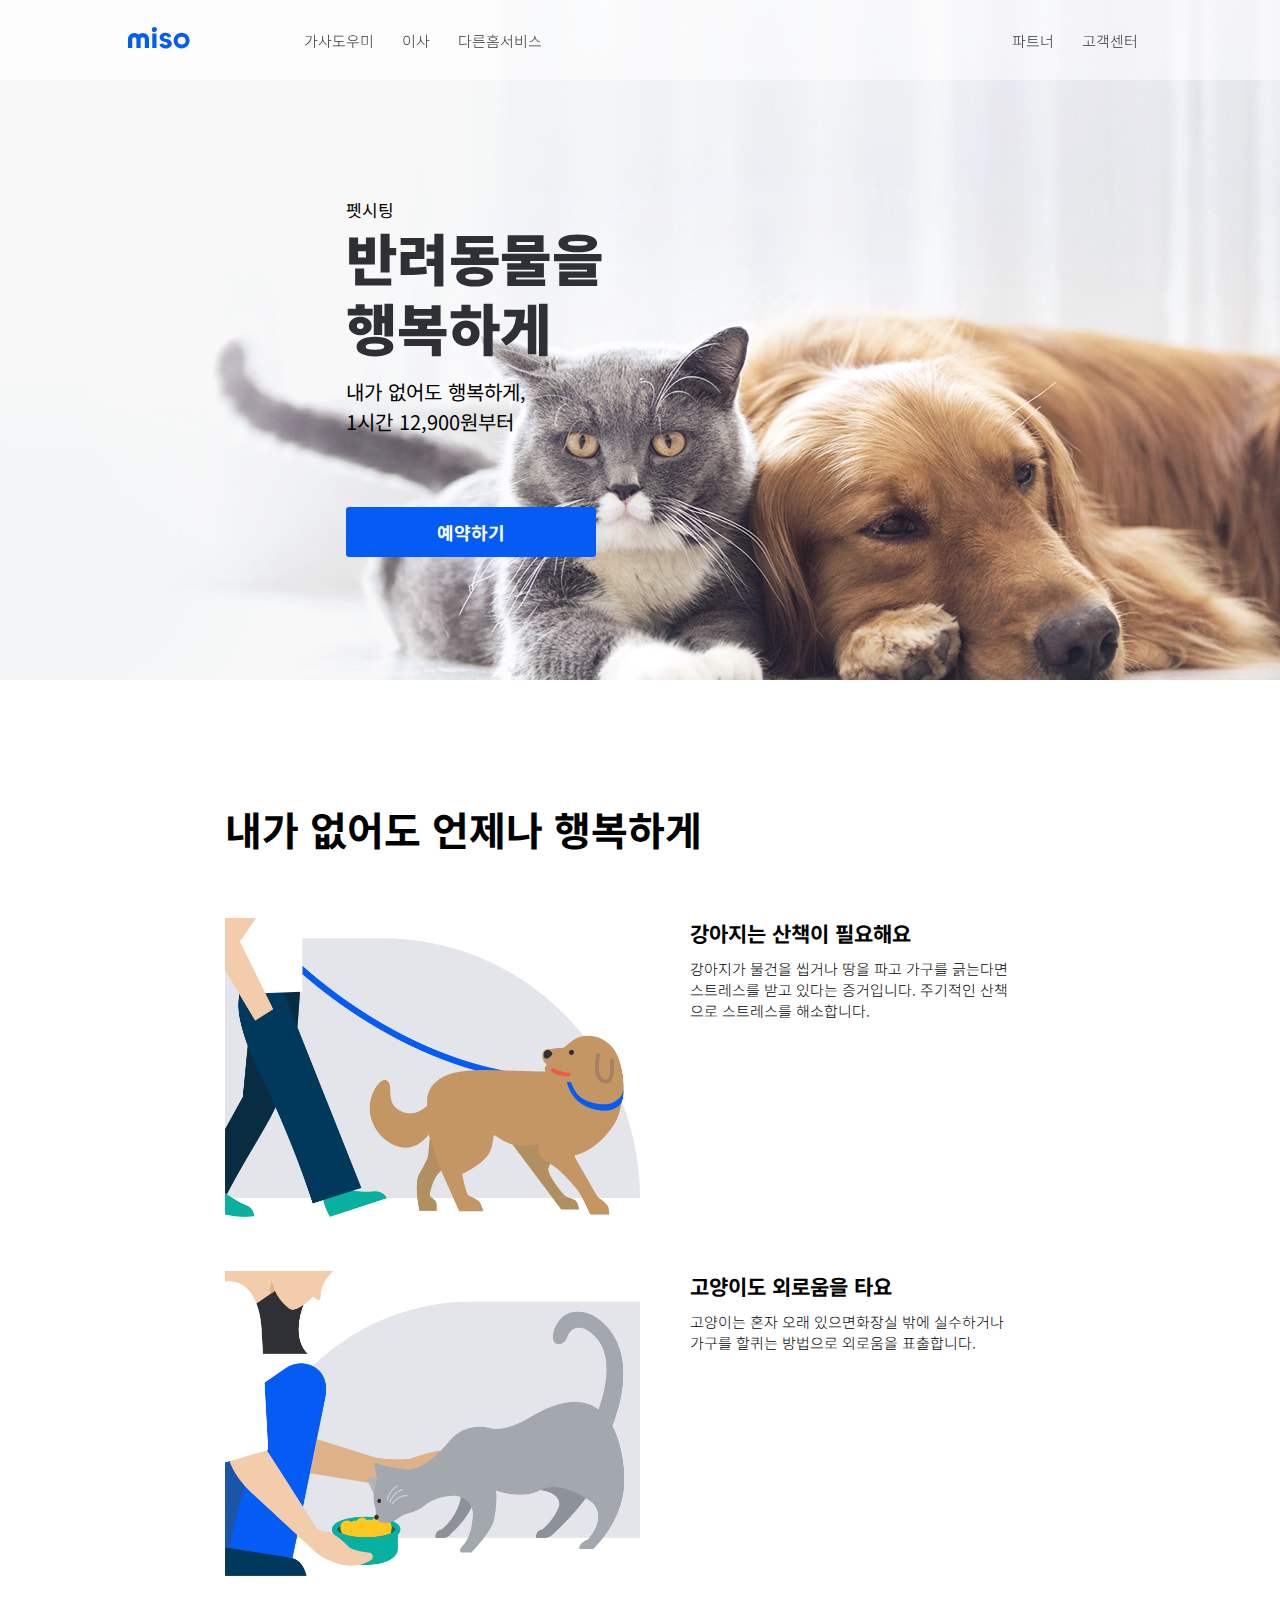
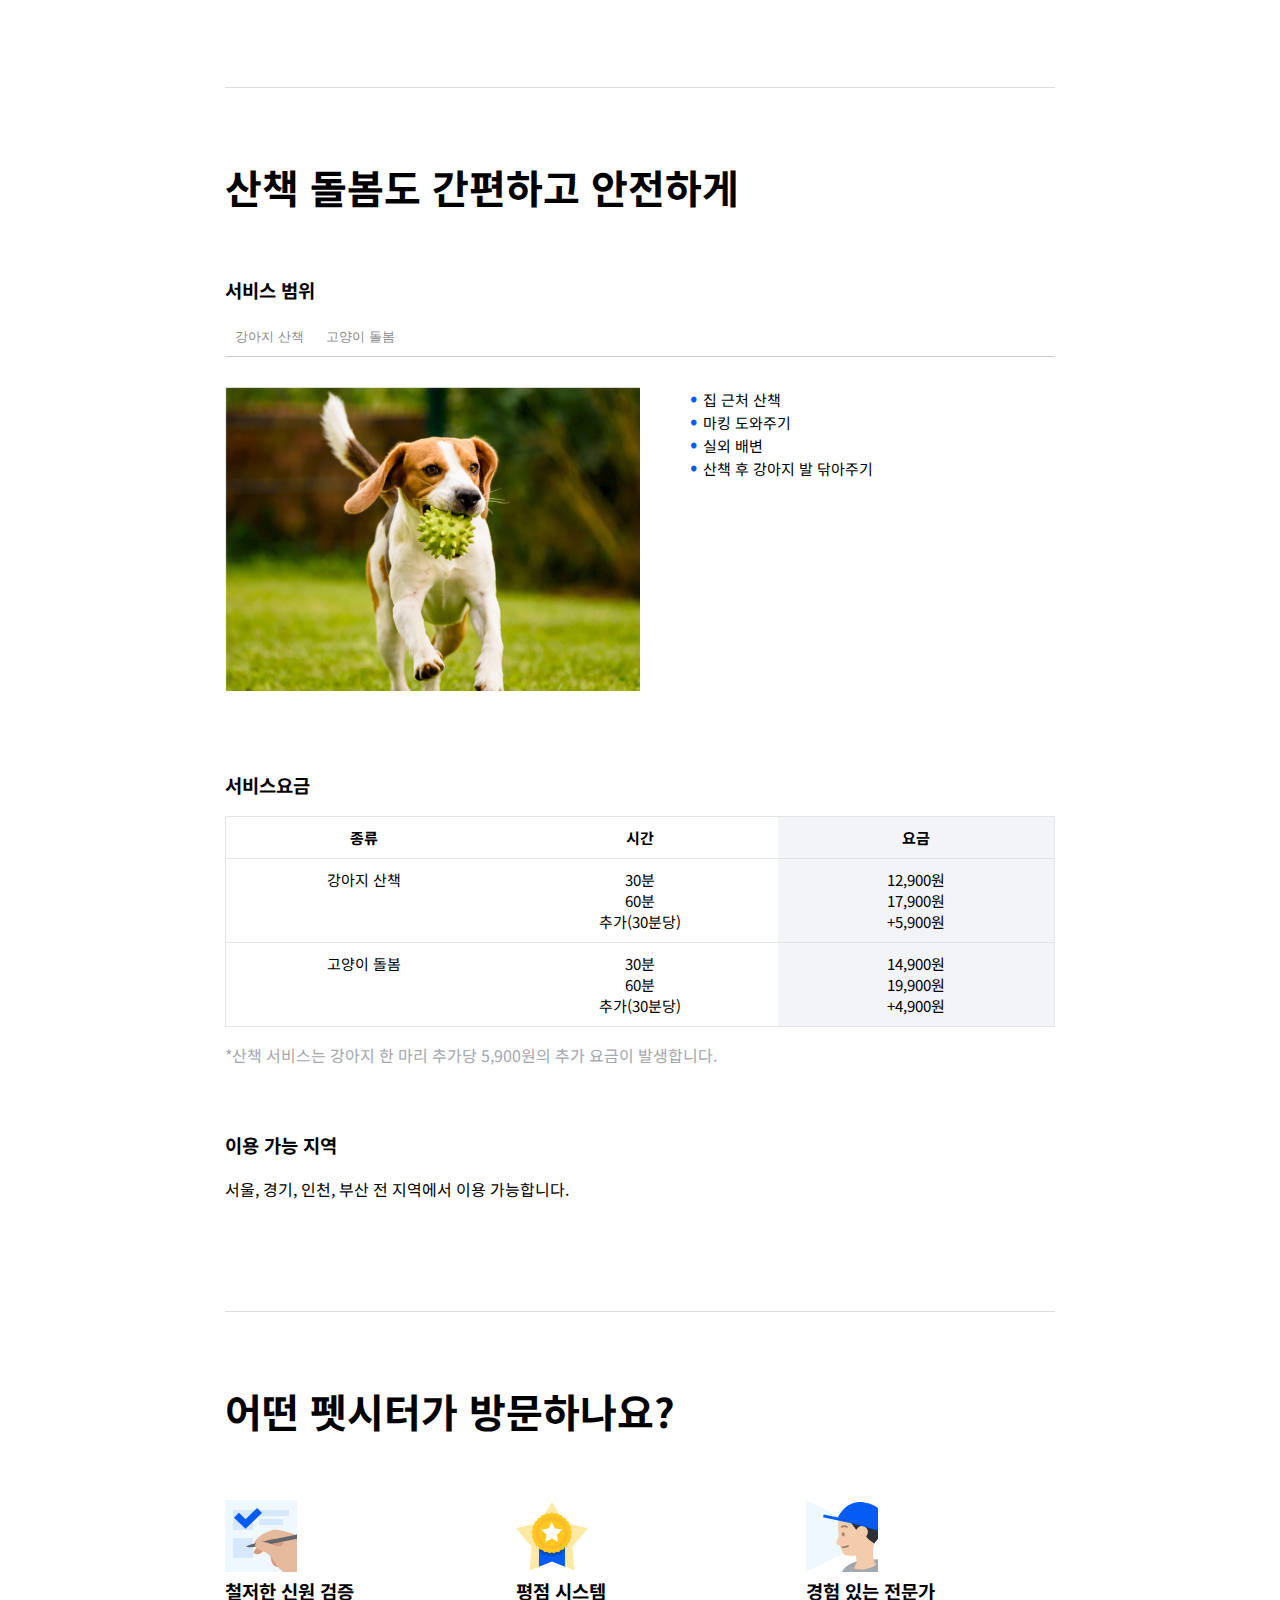
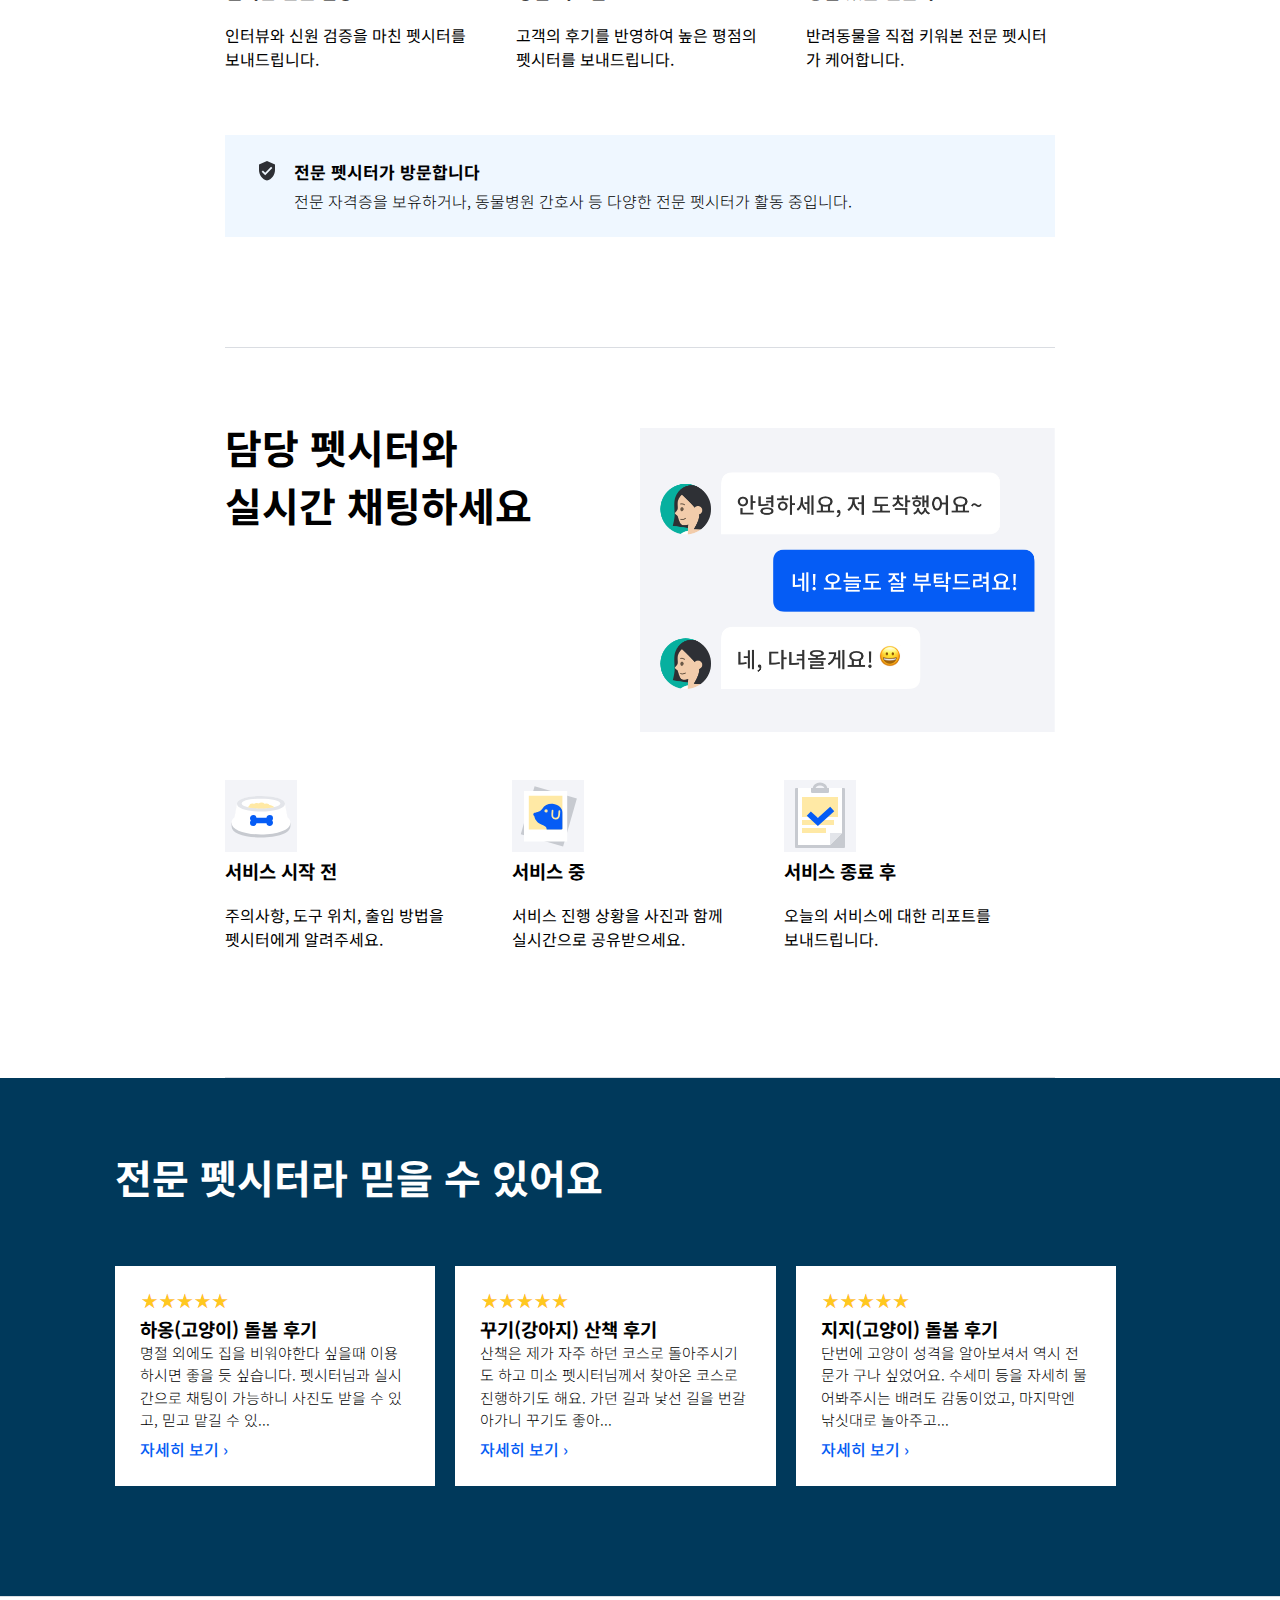
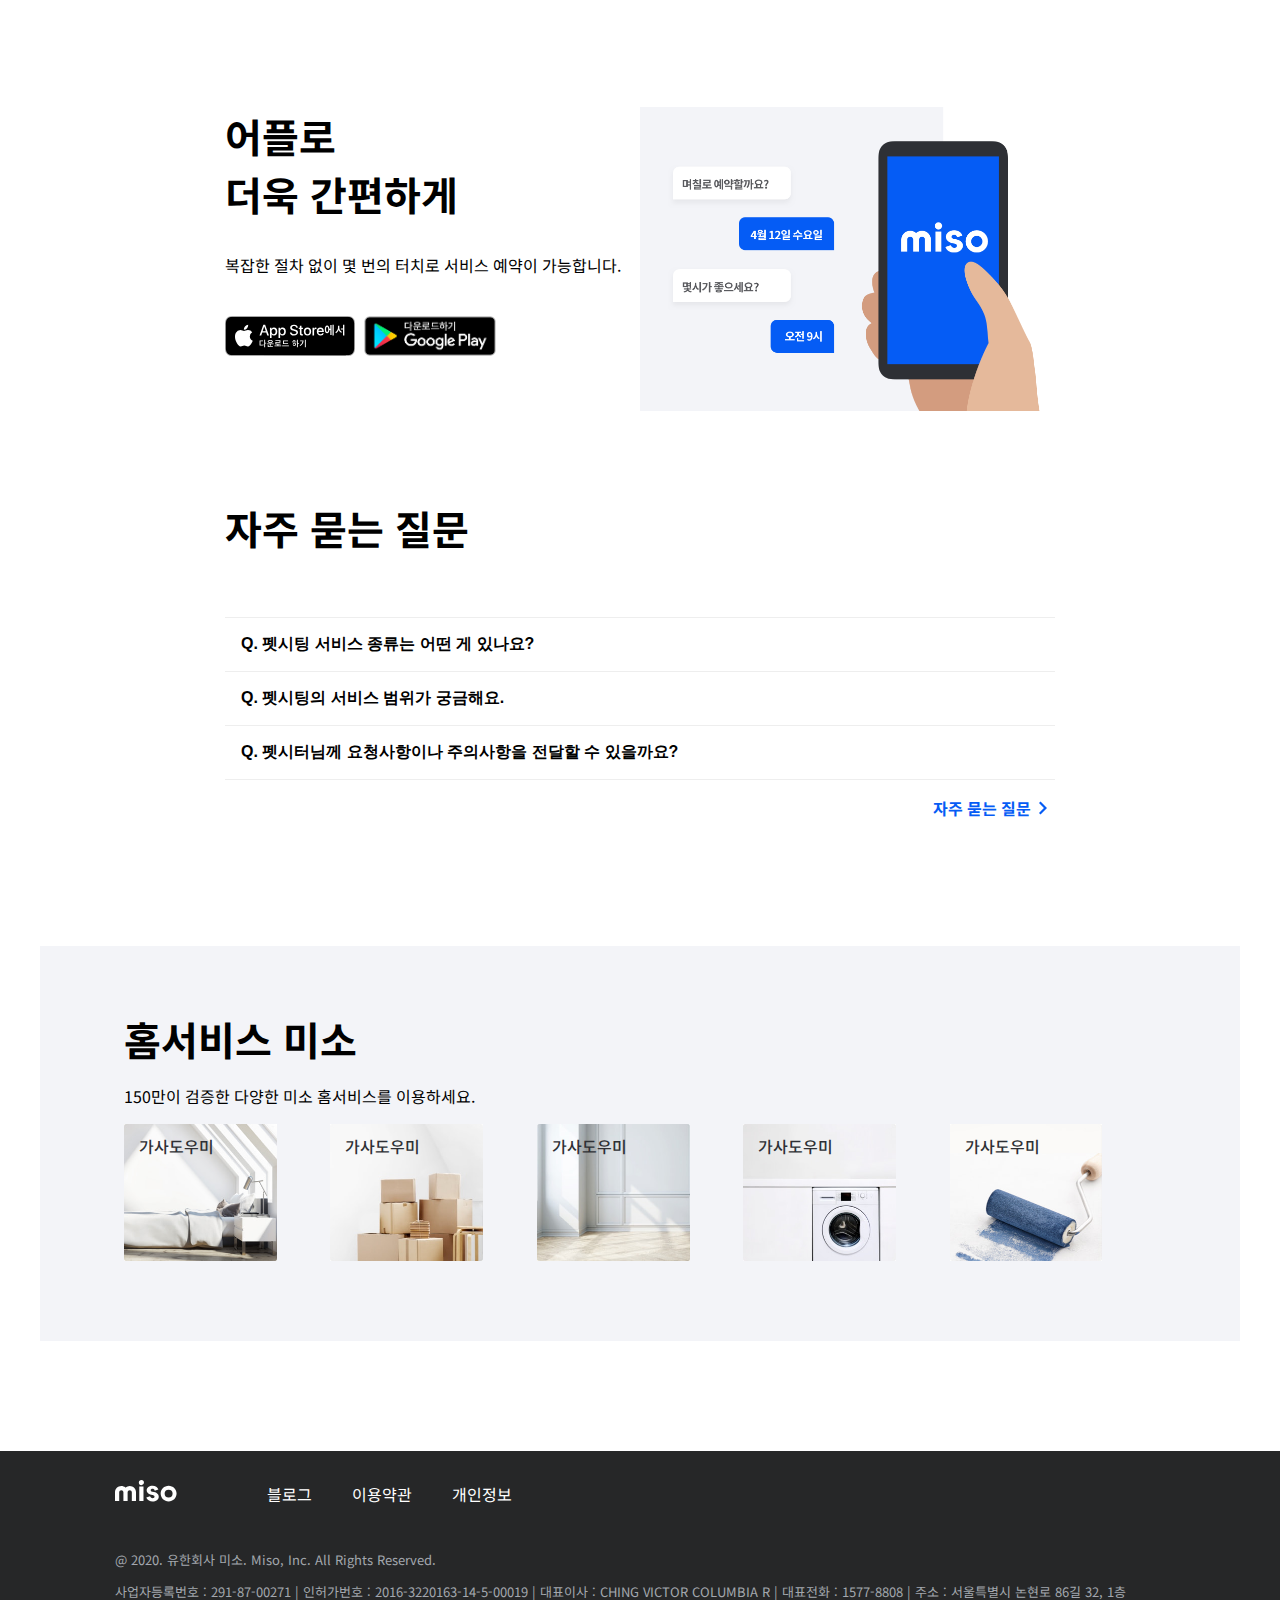
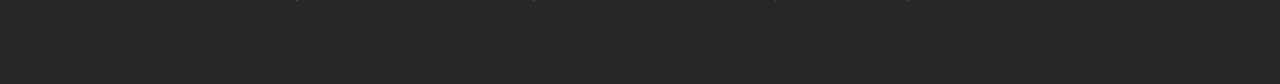
<file: index.html>
<!DOCTYPE html>
<html lang="ko">
<head>
    <meta charset="UTF-8">
    <meta name="viewport" content="width=device-width, initial-scale=1.0">
    <meta http-equiv="X-UA-Compatible" content="ie=edge">
    <title>펫</title>
    <link href="https://fonts.googleapis.com/css?family=Noto+Sans+KR:300,400,500,700,900&display=swap&subset=korean" rel="stylesheet">
    <link rel="stylesheet" href="./css/sub_pet.css">
    <script src="//code.jquery.com/jquery-3.3.1.min.js"></script>
</head>
<body>
    <div id="skipnavigation">
        <ul>
            <li><a href="#skip_content">본문 바로가기</a></li>
            <li><a href="#first_menu">주 메뉴 바로가기</a></li>
        </ul>
    </div>
    <div id="wrap">
        <div class="header-area">
            <header>
                <h1 class="header-logo">
                    <a href="#"><svg xmlns="http://www.w3.org/2000/svg" width="62" height="22" viewBox="0 0 62 22"><path fill="#055cf5" fill-rule="evenodd" d="M37.541 5.648c2.782 0 5.212 1.564 5.778 3.719l.026.094-3.594 1.23-.077-.208-.041-.108c-.357-.949-1.12-1.498-2.094-1.505-1.076 0-1.871.622-1.871 1.447 0 .612.427 1.096 1.172 1.369.225.082.48.146.761.187 1.987.26 3.52.797 4.563 1.595.117.09.227.184.332.28.844.776 1.272 1.753 1.272 2.911 0 2.72-2.805 4.93-6.254 4.93-2.64 0-4.978-1.311-5.876-3.24a7.087 7.087 0 0 1-.307-.784l3.67-1.254.183.266c.683.923 1.299 1.628 2.493 1.643h.035c.513 0 .98-.166 1.316-.466a1.43 1.43 0 0 0 .495-1.102c-.01-.531-.453-1.138-1.387-1.413-.2-.06-.421-.104-.667-.128-1.616-.162-3.083-.71-4.13-1.543-.2-.158-.38-.325-.546-.5-.753-.793-1.148-1.739-1.148-2.77 0-2.564 2.645-4.65 5.896-4.65zm16.074-.005c4.393 0 7.967 3.573 7.967 7.966 0 4.392-3.574 7.966-7.967 7.966-4.392 0-7.966-3.574-7.966-7.966 0-4.393 3.574-7.966 7.966-7.966zm-38.896.376c3.48 0 6.31 2.83 6.31 6.31v8.56h-4.21v-8.56c0-1.139-.962-2.1-2.1-2.1-1.137 0-2.1.96-2.1 2.099v8.562H8.41v-8.562c0-1.138-.961-2.1-2.1-2.1-1.138 0-2.1.962-2.1 2.1v8.562H0v-8.562c0-3.479 2.83-6.31 6.31-6.31 1.499 0 2.955.542 4.1 1.525l.104.09.105-.09a6.302 6.302 0 0 1 4.1-1.524zm13.774.538v14.332h-4.21V6.557h4.21zm25.122 3.07a3.986 3.986 0 0 0-3.98 3.982 3.986 3.986 0 0 0 3.98 3.982 3.986 3.986 0 0 0 3.982-3.982 3.986 3.986 0 0 0-3.982-3.981zM26.388 0a2.574 2.574 0 0 1 2.565 2.576c0 1.42-1.15 2.576-2.565 2.576a2.573 2.573 0 0 1-2.565-2.576c0-1.42 1.15-2.576 2.565-2.576z"></path></svg></a>
                </h1>
                <div class="nav-wrap">
                    <nav id="gnb">
                        <ul class="gnb-left">
                            <li id="first_menu">
                                <a href="#">가사도우미</a>                               
                            </li>
                            <li>
                                <a href="#">이사</a>
                            </li>
                            <li>
                                <a href="#">다른홈서비스</a>
                                <ul class="snb">
                                    <li>
                                        <a href="#">이사청소</a>
                                    </li>
                                    <li>
                                        <a href="#">침대&middot;가전청소</a>
                                    </li>
                                    <li>
                                        <a href="#">펫시팅</a>
                                    </li>
                                    <li>
                                        <a href="#">더 많은 서비스</a>
                                    </li>
                                </ul>
                                <!--//snb-->
                            </li>
                        </ul>
                        <ul class="gnb-right">
                            <li>
                                <a href="#">파트너</a>
                            </li>
                            <li>
                                <a href="#">고객센터</a>
                            </li>
                        </ul>
                    </nav>
                    <!--//gnb-->
                </div>
                <!--//nav-wrap-->
            </header>
        </div>
        <!--//header-area-->
        <div class="visual">    
            <div class="visual-text">
                <p>펫시팅</p>
                <strong>    
                    반려동물을<br>
                    행복하게
                </strong>
                <p>
                    내가 없어도 행복하게,<br>
                    1시간 12,900원부터
                </p>
                <p>
                    <a href="#">예약하기</a>
                </p>
            </div>
        </div>
        <!--//visual-->
        <main>
            <section class="walk_lonely_area">
                <h2>내가 없어도 언제나 행복하게</h2>               
                <article>
                    <div class="dog_walk">
                        <img src="./img/pt-2-1@2x.png" alt="강와지와 산책하는 이미지">    
                        <div>
                            <h3>강아지는 산책이 필요해요</h3>
                            <p>강아지가 물건을 씹거나 땅을 파고 가구를 긁는다면 스트레스를 받고 있다는 증거입니다. 주기적인 산책으로 스트레스를 해소합니다.</p>
                        </div>
                    </div>
                    <div class="cat_lonely">
                        <img src="./img/pt-2-2@2x.png" alt="강와지와 산책하는 이미지">    
                        <div>
                            <h3>고양이도 외로움을 타요</h3>
                            <p>고양이는 혼자 오래 있으면화장실 밖에 실수하거나 가구를 할퀴는 방법으로 외로움을 표출합니다.</p>
                        </div>
                    </div>
                </article>
            </section>
            <section class="pet_service_area">
                <h2>산책 돌봄도 간편하고 안전하게</h2>
                <h3>서비스 범위</h3> 
                <article class="dog_position_area board-act">
                    <h3 class="a11yHidden">강아지 서비스 탭</h3>                
                    <div id="skip_content" class="service_tab tab"><button>강아지 산책</button>
                        <div class="dog_service">
                            <img src="./img/walk@2x.jpg" alt="강와지가 공물고 있는 이미지">    
                            <ul>
                                <li>집 근처 산책</li>
                                <li>마킹 도와주기</li>
                                <li>실외 배변</li>
                                <li>산책 후 강아지 발 닦아주기</li>
                            </ul>
                        </div>
                    </div>
                </article>
                <article class="cat_position_area">
                    <h3 class="a11yHidden">고양이 서비스 탭</h3>
                    <div class="service_tab tab"><button>고양이 돌봄</button>
                        <div class="cat_service">                       
                            <img src="./img/stay@2x.jpg" alt="고양이 이미지">    
                            <ul>
                                <li>식사 챙겨주기</li>
                                <li>화장실 청소</li>
                                <li>고양이 놀아주기</li>
                                <li>약 복용 시 투약하기</li>
                            </ul>
                        </div>
                    </div>    
                </article>
                <article class="service_cost">
                <h3>서비스요금</h3>
                <div class="cost_area">
                    <ul class="cost_title">
                        <li>종류</li>
                        <li>시간</li>
                        <li class="bg_color">요금</li>
                    </ul>
                    
                    <ul class="cost_title">
                        <li><span>강아지 산책</span>
                        <li>
                            <span>30분</span>
                            <span>60분</span>
                            <span>추가(30분당)</span>
                        </li>
                        <li>
                            <span>12,900원</span>
                            <span>17,900원</span>
                            <span>+5,900원</span>
                        </li>
                    </ul>
                    <ul class="cost_title">
                        <li><span>고양이 돌봄</span>
                        <li>
                            <span>30분</span>
                            <span>60분</span>
                            <span>추가(30분당)</span>
                        </li>
                        <li>
                            <span>14,900원</span>
                            <span>19,900원</span>
                            <span>+4,900원</span>
                        </li>
                    </ul> 
                 </div>                   
                    <p>*산책 서비스는 강아지 한 마리 추가당 5,900원의 추가 요금이 발생합니다.</p>
                </article>
                <article class="possibility_area">
                    <h3>이용 가능 지역</h3>
                    <p>서울, 경기, 인천, 부산 전 지역에서 이용 가능합니다.</p>
                </article>
            </section>
            <section class="petsitter_area">
                <h2>어떤 펫시터가 방문하나요?</h2>
                <div class="petsitter_flex">
                    <div class="main_identity">
                        <img src="./img/clipboard.svg" alt="검증하는 아이콘">
                        <h3>철저한 신원 검증</h3>
                        <p>인터뷰와 신원 검증을 마친 펫시터를 보내드립니다.</p>
                    </div>
                    <div class="main_grade">
                        <img src="./img/rating.svg" alt="별모양 아이콘">
                        <h3>평점 시스템</h3>
                        <p>고객의 후기를 반영하여 높은 평점의 펫시터를 보내드립니다.</p>
                    </div>
                    <div class="main_specialist">
                        <img src="./img/petsitter.svg" alt="남자사람 아이콘">
                        <h3>경험 있는 전문가</h3>
                        <p>반려동물을 직접 키워본 전문 펫시터가 케어합니다.</p>
                    </div>
                </div>
                <!-- //petsitter_flex -->
                <div class="pet_certification">
                    <h4><span><svg xmlns="http://www.w3.org/2000/svg" width="24" height="24" viewBox="0 0 24 24">
                        <g fill="none" fill-rule="evenodd">
                            <path d="M0 0h24v24H0z"/>
                            <path fill="#2E3035" d="M10.222 16.222l-3.555-3.555 1.253-1.254 2.302 2.294 5.858-5.858 1.253 1.262-7.11 7.111zM12 2L4 5.556v5.333c0 4.933 3.413 9.547 8 10.667 4.587-1.12 8-5.734 8-10.667V5.556L12 2z"/>
                        </g>
                    </svg>
                    </span>전문 펫시터가 방문합니다</h4>
                    <p>전문 자격증을 보유하거나, 동물병원 간호사 등 다양한 전문 펫시터가 활동 중입니다.</p>
                </div>
            </section>
            <section class="petsitter_chatting">
                <div class="chatting_title">
                  <h2>
                      담당 펫시터와 <br>
                      실시간 채팅하세요
                 </h2>  
                  <img src="./img/pt-7-1@2x.png" alt="대화 이미지">
                </div>
                <div class="chatting_three_content">
                    <div class="chatting_before">
                        <img src="./img/pt-icon-1.svg" alt="강아지 밥그릇 아이콘">
                        <h3>서비스 시작 전</h3>
                        <p>주의사항, 도구 위치, 출입 방법을 펫시터에게 알려주세요.</p>
                    </div>
                    <div class="chatting_ing">
                        <img src="./img/pt-icon-2.svg" alt="강아지 아이콘">
                        <h3>서비스 중</h3>
                        <p>서비스 진행 상황을 사진과 함께 실시간으로 공유받으세요.</p>
                    </div>
                    <div class="chatting_after">
                        <img src="./img/pt-icon-3.svg" alt="문서 아이콘">
                        <h3>서비스 종료 후</h3>
                        <p>오늘의 서비스에 대한 리포트를 보내드립니다.</p>
                    </div>
                </div>
            </section>
            <section class="petsitter_trust">
                <h2>전문 펫시터라 믿을 수 있어요</h2>
                <div class="trust_area">
                    <div class="cat_review01">
                        <img src="./img/star.png" alt="별점 다섯개 이미지">
                        <h3>하옹(고양이) 돌봄 후기</h3>
                        <p>명절 외에도 집을 비워야한다 싶을때 이용하시면 좋을 듯 싶습니다. 펫시터님과 실시간으로 채팅이 가능하니 사진도 받을 수 있고, 믿고 맡길 수 있...</p>
                        <a href="#">자세히 보기 &rsaquo;</a>
                    </div>
                    <div class="dog__review">
                        <img src="./img/star.png" alt="별점 다섯개 이미지">
                        <h3>꾸기(강아지) 산책 후기</h3>
                        <p>산책은 제가 자주 하던 코스로 돌아주시기도 하고 미소 펫시터님께서 찾아온 코스로 진행하기도 해요. 가던 길과 낯선 길을 번갈아가니 꾸기도 좋아...</p>
                        <a href="#">자세히 보기 &rsaquo;</a>
                    </div>
                    <div class="cat_review02">
                        <img src="./img/star.png" alt="별점 다섯개 이미지">
                        <h3>지지(고양이) 돌봄 후기</h3>
                        <p>단번에 고양이 성격을 알아보셔서 역시 전문가 구나 싶었어요. 수세미 등을 자세히 물어봐주시는 배려도 감동이었고, 마지막엔 낚싯대로 놀아주고...</p>
                        <a href="#">자세히 보기 &rsaquo;</a>
                    </div>
                </div>
            </section>
            <section class="pet_app">
                <div class="pet_app_content">
                    <h2>
                        어플로 <br>
                        더욱 간편하게
                    </h2>  
                    <p>복잡한 절차 없이 몇 번의 터치로 서비스 예약이 가능합니다.</p>
                    <ul class="store_img">
                        <li class="app_store_img"><a href="#"><img src="./img/apple-store-badge.svg" alt=""></a></li>
                        <li class="google_store_img"><a href="#"><img src="./img/google-play-badge.png" alt=""></a></li>
                    </ul>
                </div>
                <img class="pet_app_custommer" src="./img/main-4-2@2x.png" alt="고객과 대화하는 이미지">
            </section>
            <section class="service_toggle">
                <h2>자주 묻는 질문</h2>  
                <article>
                    <h3 class="a11yHidden">펫시팅 서비스 종류 질문</h3>
                    <button class="toggle_btn">Q. 펫시팅 서비스 종류는 어떤 게 있나요?</button>
                    <div class="toggle_show">
                       <p>시간이 부족하거나 집을 비워야 하는 고객님 대신 소중한 반려동물을 안전하게 돌봐드립니다.</p>
                       <ul>
                           <li>- 강아지 산책 : 30분 또는 60분 단위로 예약 가능하며, 매주 1회 혹은 정기 서비스가 가능합니다.</li>
                           <li>- 고양이 돌봄 : 30분 또는 60분 단위로 예약 가능하며 예약 시간 동안 고객 집에서 반려동물을 돌봐드립니다.</li>
                       </ul> 
                    </div>
                </article>
                <article>
                    <h3 class="a11yHidden">서비스 범위 질문</h3>
                    <button class="toggle_btn">Q. 펫시팅의 서비스 범위가 궁금해요.</button>
                    <div class="toggle_show">
                       <p>펫시팅 범위는 아래와 같습니다.</p>
                       <ul>
                            <li>강아지 산책</li>
                            <li>- 집 근처 산책</li>
                            <li>- 마킹 도와주기</li>
                            <li>- 실외 배변</li>
                            <li>- 산책 후 강아지 발 닦여주기</li>
                       </ul> 
                       <ul>
                            <li>고양이 돌봄</li>
                            <li>- 식사 챙겨주기</li>
                            <li>- 화장실 청소</li>
                            <li>- 고양이 놀아주기</li>
                            <li>- 약 복용 시 투약하기</li>
                        </ul> 
                    </div>
                </article>
                <article>
                    <h3 class="a11yHidden">서비스 요청 및 주의사항 질문</h3>
                    <button class="toggle_btn">Q. 펫시터님께 요청사항이나 주의사항을 전달할 수 있을까요?</button>
                    <div class="toggle_show">
                       <p>서비스 시작 전 요청 사항이나 도구 위치, 기타 주의 사항은 미소 웹 또는 앱 내 실시간 문의를 통해 전달주세요.</p>
                       <p>서비스 시작 시에는 담당 펫시터와 1:1 실시간 채팅을 이용할 수 있습니다.</p> 
                    </div>
                </article>
                <p class="toggle_question_button"><a href="#">자주 묻는 질문<span><img src="./img/brand.svg" alt="오른쪽 화살표 아이콘"></span></a></p>
            </section>            
            <section class="home_service">
                <h2 class="service_heading">홈서비스 미소</h2>
                <p>150만이 검증한 다양한 미소 홈서비스를 이용하세요.</p>
                <ul class="home_service_list">
                    <li><a href="#"><span>가사도우미</span><img src="./img/other-1@2x.jpg" alt="정돈된 침실 이미지"></a></li>
                    <li><a href="#"><span>가사도우미</span><img src="./img/other-2@2x.jpg" alt="이사박스들이 모여있는 이미지"></a></li>
                    <li><a href="#"><span>가사도우미</span><img src="./img/other-3@2x.jpg" alt="햇빛이 비치는 거실 이미지"></a></li>
                    <li><a href="#"><span>가사도우미</span><img src="./img/other-4@2x.jpg" alt="세탁기 이미지"></a></li>
                    <li><a href="#"><span>가사도우미</span><img src="./img/other-6@2x.jpg" alt="페인트 칠하는 이미지"></a></li>
                </ul>
            </section>
        </main>
        <!--//main-->
        <div class="footer-area">
            <footer>
                <div class="footer-list">
                    <div class="footer-logo">
                        <a href="#"><svg xmlns="http://www.w3.org/2000/svg" width="62" height="22" viewBox="0 0 62 22"><path fill="#fff" fill-rule="evenodd" d="M37.541 5.648c2.782 0 5.212 1.564 5.778 3.719l.026.094-3.594 1.23-.077-.208-.041-.108c-.357-.949-1.12-1.498-2.094-1.505-1.076 0-1.871.622-1.871 1.447 0 .612.427 1.096 1.172 1.369.225.082.48.146.761.187 1.987.26 3.52.797 4.563 1.595.117.09.227.184.332.28.844.776 1.272 1.753 1.272 2.911 0 2.72-2.805 4.93-6.254 4.93-2.64 0-4.978-1.311-5.876-3.24a7.087 7.087 0 0 1-.307-.784l3.67-1.254.183.266c.683.923 1.299 1.628 2.493 1.643h.035c.513 0 .98-.166 1.316-.466a1.43 1.43 0 0 0 .495-1.102c-.01-.531-.453-1.138-1.387-1.413-.2-.06-.421-.104-.667-.128-1.616-.162-3.083-.71-4.13-1.543-.2-.158-.38-.325-.546-.5-.753-.793-1.148-1.739-1.148-2.77 0-2.564 2.645-4.65 5.896-4.65zm16.074-.005c4.393 0 7.967 3.573 7.967 7.966 0 4.392-3.574 7.966-7.967 7.966-4.392 0-7.966-3.574-7.966-7.966 0-4.393 3.574-7.966 7.966-7.966zm-38.896.376c3.48 0 6.31 2.83 6.31 6.31v8.56h-4.21v-8.56c0-1.139-.962-2.1-2.1-2.1-1.137 0-2.1.96-2.1 2.099v8.562H8.41v-8.562c0-1.138-.961-2.1-2.1-2.1-1.138 0-2.1.962-2.1 2.1v8.562H0v-8.562c0-3.479 2.83-6.31 6.31-6.31 1.499 0 2.955.542 4.1 1.525l.104.09.105-.09a6.302 6.302 0 0 1 4.1-1.524zm13.774.538v14.332h-4.21V6.557h4.21zm25.122 3.07a3.986 3.986 0 0 0-3.98 3.982 3.986 3.986 0 0 0 3.98 3.982 3.986 3.986 0 0 0 3.982-3.982 3.986 3.986 0 0 0-3.982-3.981zM26.388 0a2.574 2.574 0 0 1 2.565 2.576c0 1.42-1.15 2.576-2.565 2.576a2.573 2.573 0 0 1-2.565-2.576c0-1.42 1.15-2.576 2.565-2.576z"></path></svg></a>
                    </div>
                    <ul>
                        <li><a href="#">블로그</a></li>
                        <li><a href="#">이용약관</a></li>
                        <li><a href="#">개인정보</a></li>
                    </ul>
                </div>
                <div class="footer-content">
                    <p>@ 2020. 유한회사 미소. Miso, Inc. All Rights Reserved.</p>
                    <p>사업자등록번호 : 291-87-00271 &#124; 인허가번호 : 2016-3220163-14-5-00019 &#124; 대표이사 : CHING VICTOR COLUMBIA R &#124; 대표전화 : 1577-8808 &#124; 주소 : 서울특별시 논현로 86길 32, 1층</p>
                </div>    
            </footer>
        </div>
        <!--//footer-area-->
    </div>
    <!--//wrap-->
    <script>
        $(document).ready( function() {
          $( '.toggle_btn' ).click( function() {
              $(this).next('.toggle_show').toggle('slow');
          });
        });
      </script>
      <script>
        var panels = $('.service_tab button')
        var tabs = $('button')
        tabs.click(function(e){
            e.preventDefault();
            panels.removeClass('board-act');
            $(this).parent().addClass('board-act');
        });
    </script>
</body>

</html>
</file>
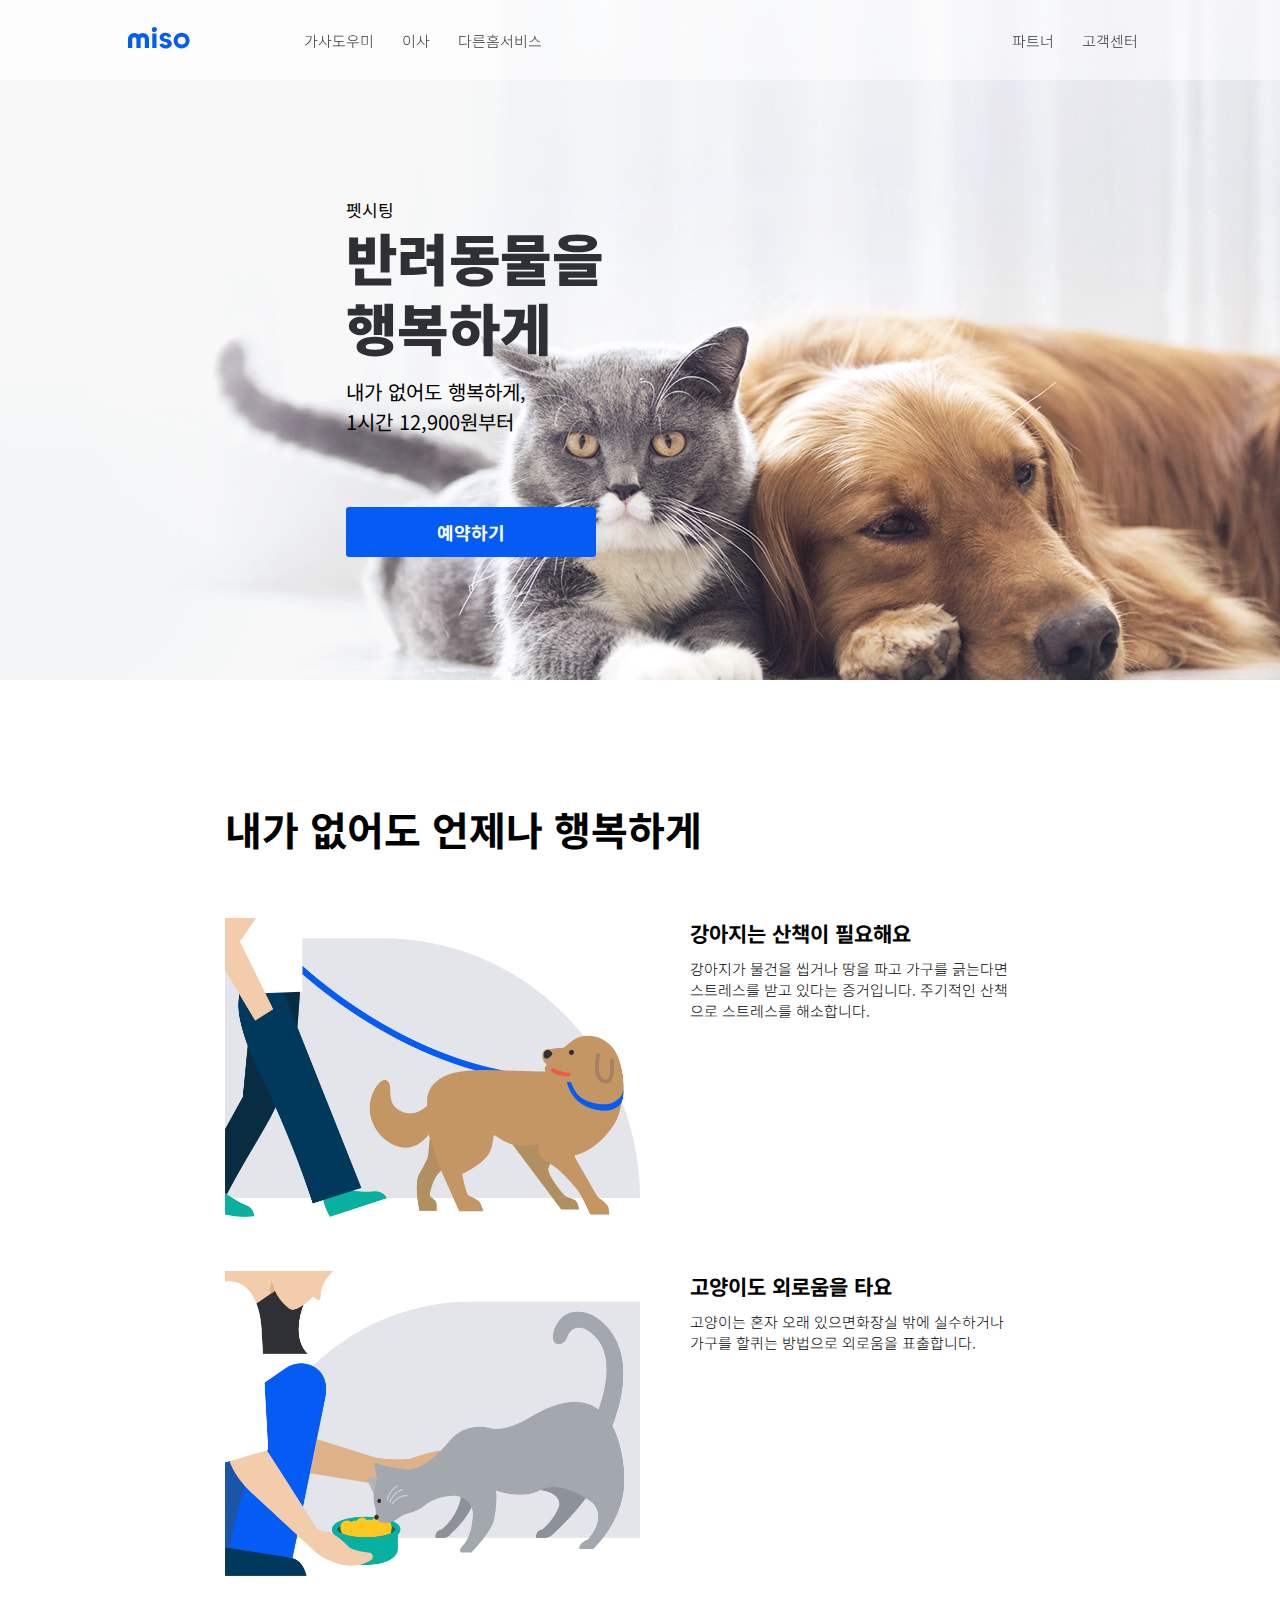
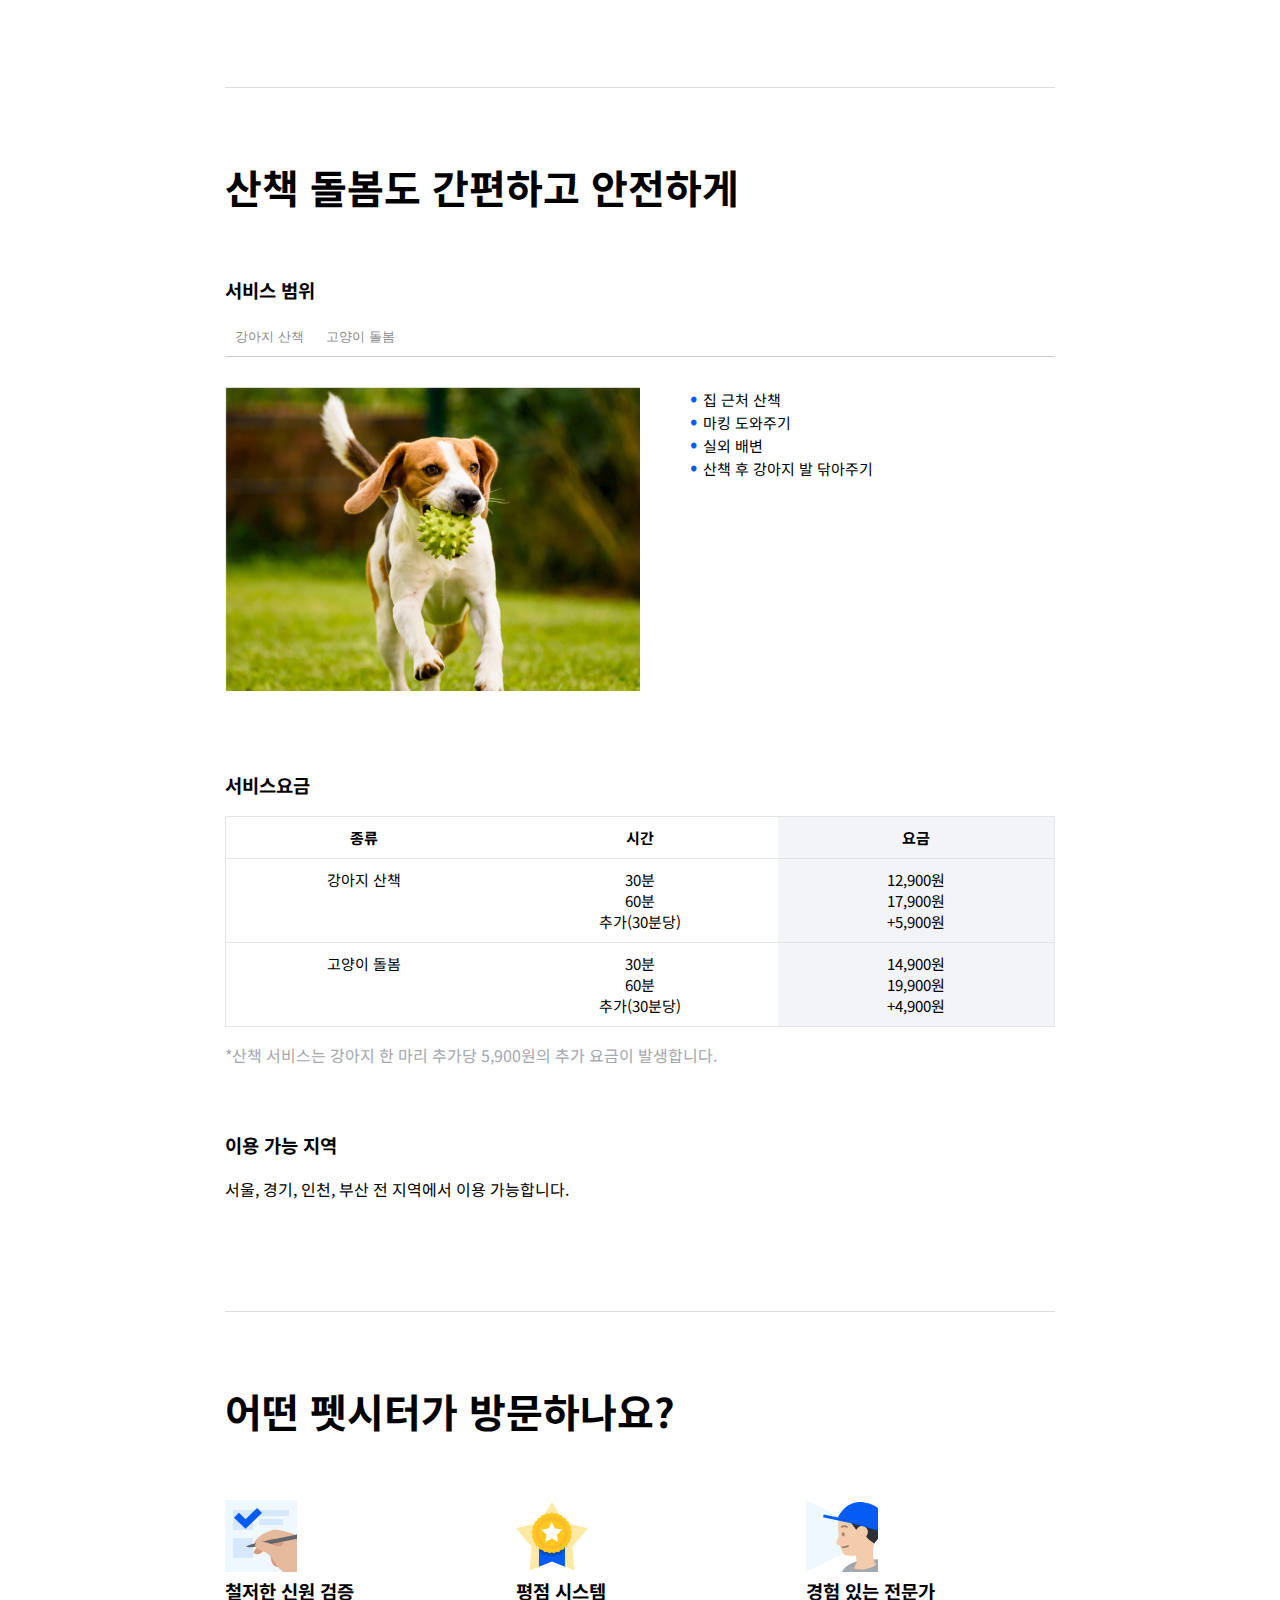
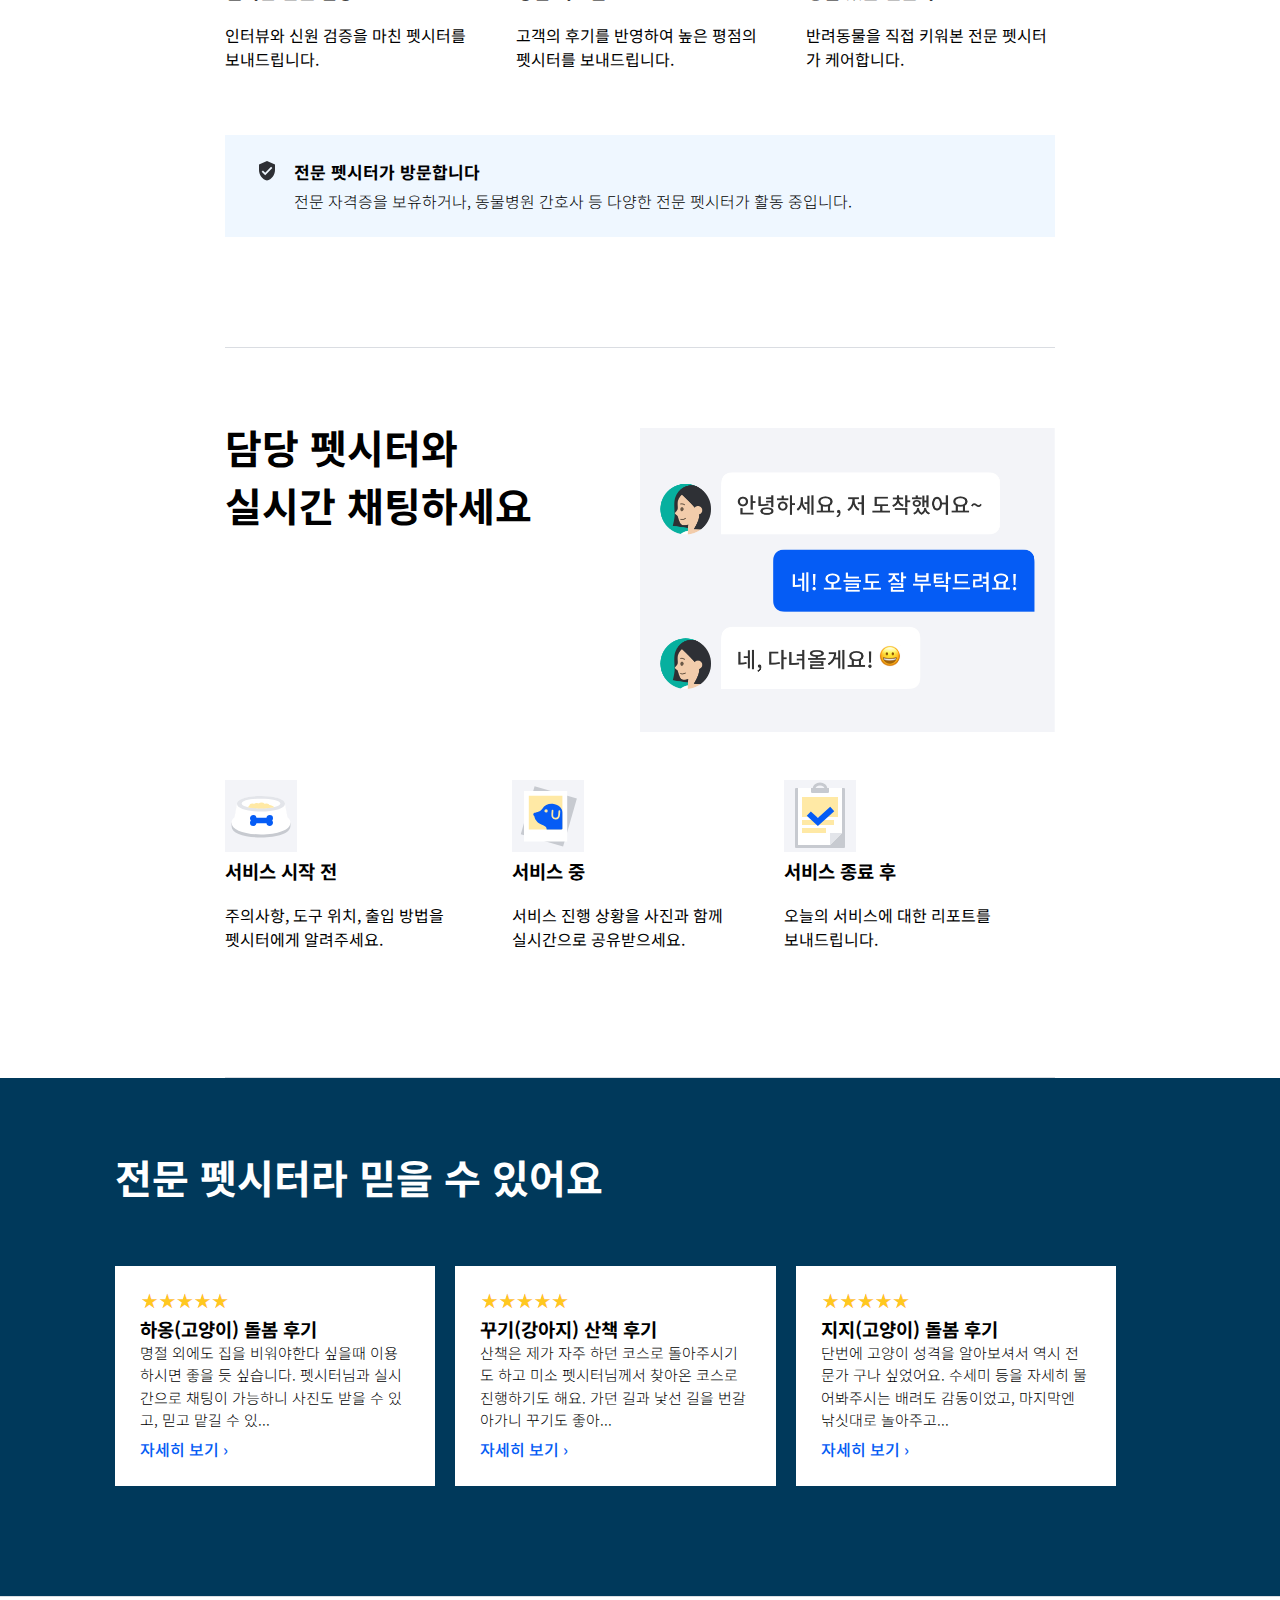
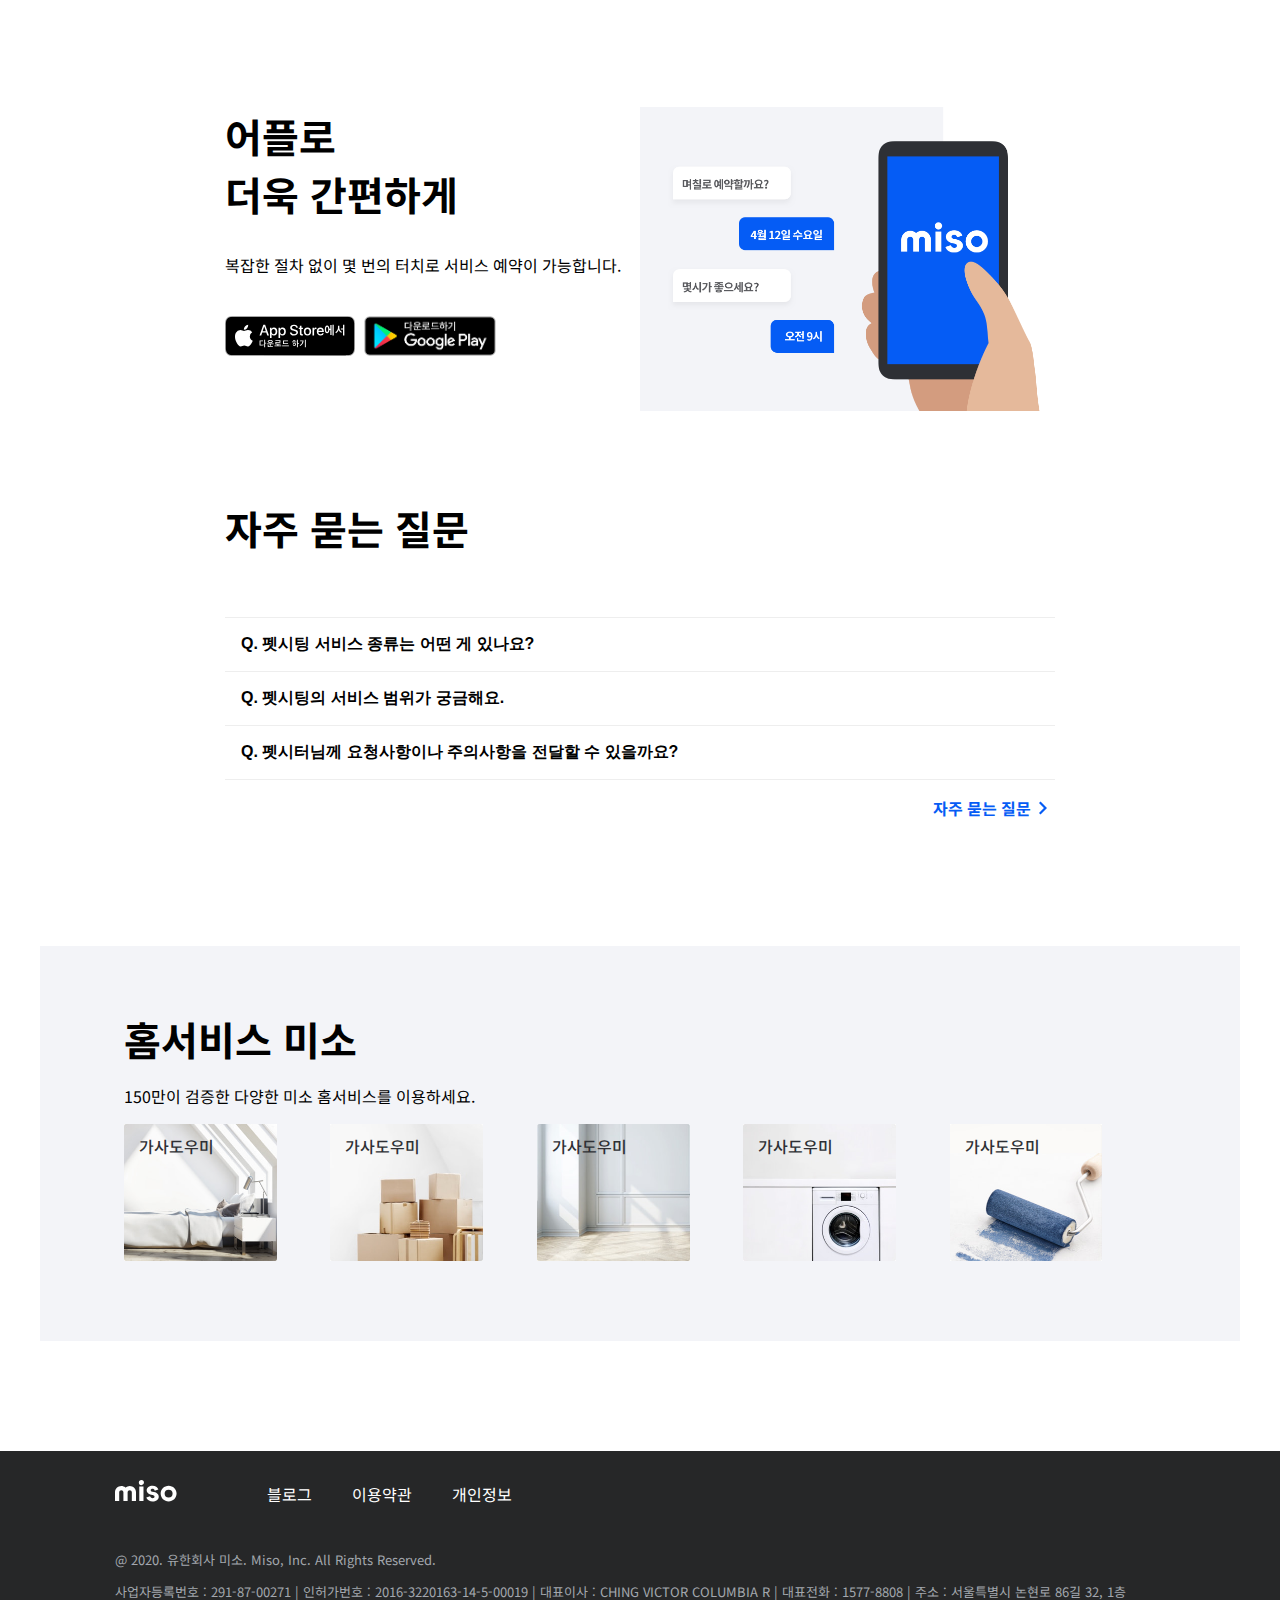
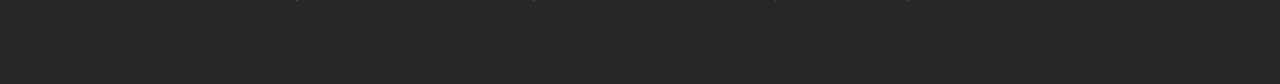
<file: sub_pet.html>
<!DOCTYPE html>
<html lang="ko">
<head>
    <meta charset="UTF-8">
    <meta name="viewport" content="width=device-width, initial-scale=1.0">
    <meta http-equiv="X-UA-Compatible" content="ie=edge">
    <title>펫</title>
    <link href="https://fonts.googleapis.com/css?family=Noto+Sans+KR:300,400,500,700,900&display=swap&subset=korean" rel="stylesheet">
    <link rel="stylesheet" href="./css/sub_pet.css">
    <script src="//code.jquery.com/jquery-3.3.1.min.js"></script>
</head>
<body>
    <div id="wrap">
        <div class="header-area">
            <header>
                <h1 class="header-logo"><a href="#"><svg xmlns="http://www.w3.org/2000/svg" width="62" height="22" viewBox="0 0 62 22"><path fill="#055cf5" fill-rule="evenodd" d="M37.541 5.648c2.782 0 5.212 1.564 5.778 3.719l.026.094-3.594 1.23-.077-.208-.041-.108c-.357-.949-1.12-1.498-2.094-1.505-1.076 0-1.871.622-1.871 1.447 0 .612.427 1.096 1.172 1.369.225.082.48.146.761.187 1.987.26 3.52.797 4.563 1.595.117.09.227.184.332.28.844.776 1.272 1.753 1.272 2.911 0 2.72-2.805 4.93-6.254 4.93-2.64 0-4.978-1.311-5.876-3.24a7.087 7.087 0 0 1-.307-.784l3.67-1.254.183.266c.683.923 1.299 1.628 2.493 1.643h.035c.513 0 .98-.166 1.316-.466a1.43 1.43 0 0 0 .495-1.102c-.01-.531-.453-1.138-1.387-1.413-.2-.06-.421-.104-.667-.128-1.616-.162-3.083-.71-4.13-1.543-.2-.158-.38-.325-.546-.5-.753-.793-1.148-1.739-1.148-2.77 0-2.564 2.645-4.65 5.896-4.65zm16.074-.005c4.393 0 7.967 3.573 7.967 7.966 0 4.392-3.574 7.966-7.967 7.966-4.392 0-7.966-3.574-7.966-7.966 0-4.393 3.574-7.966 7.966-7.966zm-38.896.376c3.48 0 6.31 2.83 6.31 6.31v8.56h-4.21v-8.56c0-1.139-.962-2.1-2.1-2.1-1.137 0-2.1.96-2.1 2.099v8.562H8.41v-8.562c0-1.138-.961-2.1-2.1-2.1-1.138 0-2.1.962-2.1 2.1v8.562H0v-8.562c0-3.479 2.83-6.31 6.31-6.31 1.499 0 2.955.542 4.1 1.525l.104.09.105-.09a6.302 6.302 0 0 1 4.1-1.524zm13.774.538v14.332h-4.21V6.557h4.21zm25.122 3.07a3.986 3.986 0 0 0-3.98 3.982 3.986 3.986 0 0 0 3.98 3.982 3.986 3.986 0 0 0 3.982-3.982 3.986 3.986 0 0 0-3.982-3.981zM26.388 0a2.574 2.574 0 0 1 2.565 2.576c0 1.42-1.15 2.576-2.565 2.576a2.573 2.573 0 0 1-2.565-2.576c0-1.42 1.15-2.576 2.565-2.576z"></path></svg></a></h1>
                <div class="nav-wrap">
                    <nav id="gnb">
                        <ul class="gnb-left">
                            <li>
                                <a href="#">가사도우미</a>                               
                            </li>
                            <li>
                                <a href="#">이사</a>
                            </li>
                            <li>
                                <a href="#">다른홈서비스</a>
                                <ul class="snb">
                                    <li>
                                        <a href="#">이사청소</a>
                                    </li>
                                    <li>
                                        <a href="#">침대&middot;가전청소</a>
                                    </li>
                                    <li>
                                        <a href="#">펫시팅</a>
                                    </li>
                                    <li>
                                        <a href="#">더 많은 서비스</a>
                                    </li>
                                </ul>
                                <!--//snb-->
                            </li>
                        </ul>
                        <ul class="gnb-right">
                            <li>
                                <a href="#">파트너</a>
                            </li>
                            <li>
                                <a href="#">고객센터</a>
                            </li>
                        </ul>
                    </nav>
                    <!--//gnb-->
                </div>
                <!--//nav-wrap-->
            </header>
        </div>
        <!--//header-area-->
        <div class="visual">    
            <div class="visual-text">
                <p>펫시팅</p>
                <strong>    
                    반려동물을<br>
                    행복하게
                </strong>
                <p>
                    내가 없어도 행복하게,<br>
                    1시간 12,900원부터
                </p>
                <p>
                    <a href="#">예약하기</a>
                </p>
            </div>
        </div>
        <!--//visual-->
        <main>
            <section class="walk_lonely_area">
                <h2>내가 없어도 언제나 행복하게</h2>               
                <article>
                    <div class="dog_walk">
                        <img src="./img/pt-2-1@2x.png" alt="강와지와 산책하는 이미지">    
                        <div>
                            <h3>강아지는 산책이 필요해요</h3>
                            <p>강아지가 물건을 씹거나 땅을 파고 가구를 긁는다면 스트레스를 받고 있다는 증거입니다. 주기적인 산책으로 스트레스를 해소합니다.</p>
                        </div>
                    </div>
                    <div class="cat_lonely">
                        <img src="./img/pt-2-2@2x.png" alt="강와지와 산책하는 이미지">    
                        <div>
                            <h3>고양이도 외로움을 타요</h3>
                            <p>고양이는 혼자 오래 있으면화장실 밖에 실수하거나 가구를 할퀴는 방법으로 외로움을 표출합니다.</p>
                        </div>
                    </div>
                </article>
            </section>
            <section class="pet_service_area">
                <h2>산책 돌봄도 간편하고 안전하게</h2>
                <h3>서비스 범위</h3> 
                <article class="dog_position_area board-act">
                    <h3 class="a11yHidden">강아지 서비스 탭</h3>                
                    <div class="service_tab tab"><button>강아지 산책</button>
                        <div class="dog_service">
                            <img src="./img/walk@2x.jpg" alt="강와지가 공물고 있는 이미지">    
                            <ul>
                                <li>집 근처 산책</li>
                                <li>마킹 도와주기</li>
                                <li>실외 배변</li>
                                <li>산책 후 강아지 발 닦아주기</li>
                            </ul>
                        </div>
                    </div>
                </article>
                <article class="cat_position_area">
                    <h3 class="a11yHidden">고양이 서비스 탭</h3>
                    <div class="service_tab tab"><button>고양이 돌봄</button>
                        <div class="cat_service">                       
                            <img src="./img/stay@2x.jpg" alt="고양이 이미지">    
                            <ul>
                                <li>식사 챙겨주기</li>
                                <li>화장실 청소</li>
                                <li>고양이 놀아주기</li>
                                <li>약 복용 시 투약하기</li>
                            </ul>
                        </div>
                    </div>    
                </article>
                <article class="service_cost">
                <h3>서비스요금</h3>
                <div class="cost_area">
                    <ul class="cost_title">
                        <li>종류</li>
                        <li>시간</li>
                        <li class="bg_color">요금</li>
                    </ul>
                    
                    <ul class="cost_title">
                        <li><span>강아지 산책</span>
                        <li>
                            <span>30분</span>
                            <span>60분</span>
                            <span>추가(30분당)</span>
                        </li>
                        <li>
                            <span>12,900원</span>
                            <span>17,900원</span>
                            <span>+5,900원</span>
                        </li>
                    </ul>
                    <ul class="cost_title">
                        <li><span>고양이 돌봄</span>
                        <li>
                            <span>30분</span>
                            <span>60분</span>
                            <span>추가(30분당)</span>
                        </li>
                        <li>
                            <span>14,900원</span>
                            <span>19,900원</span>
                            <span>+4,900원</span>
                        </li>
                    </ul> 
                 </div>                   
                    <p>*산책 서비스는 강아지 한 마리 추가당 5,900원의 추가 요금이 발생합니다.</p>

                </article>
                <article class="possibility_area">
                    <h3>이용 가능 지역</h3>
                    <p>서울, 경기, 인천, 부산 전 지역에서 이용 가능합니다.</p>
                </article>
            </section>
            <section class="petsitter_area">
                <h2>어떤 펫시터가 방문하나요?</h2>
                <div class="petsitter_flex">
                    <div class="main_identity">
                        <img src="./img/clipboard.svg" alt="검증하는 아이콘">
                        <h3>철저한 신원 검증</h3>
                        <p>인터뷰와 신원 검증을 마친 펫시터를 보내드립니다.</p>
                    </div>
                    <div class="main_grade">
                        <img src="./img/rating.svg" alt="별모양 아이콘">
                        <h3>평점 시스템</h3>
                        <p>고객의 후기를 반영하여 높은 평점의 펫시터를 보내드립니다.</p>
                    </div>
                    <div class="main_specialist">
                        <img src="./img/petsitter.svg" alt="남자사람 아이콘">
                        <h3>경험 있는 전문가</h3>
                        <p>반려동물을 직접 키워본 전문 펫시터가 케어합니다.</p>
                    </div>
                </div>
                <!-- //petsitter_flex -->
                <div class="pet_certification">
                    <h4><span><svg xmlns="http://www.w3.org/2000/svg" width="24" height="24" viewBox="0 0 24 24">
                        <g fill="none" fill-rule="evenodd">
                            <path d="M0 0h24v24H0z"/>
                            <path fill="#2E3035" d="M10.222 16.222l-3.555-3.555 1.253-1.254 2.302 2.294 5.858-5.858 1.253 1.262-7.11 7.111zM12 2L4 5.556v5.333c0 4.933 3.413 9.547 8 10.667 4.587-1.12 8-5.734 8-10.667V5.556L12 2z"/>
                        </g>
                    </svg>
                    </span>전문 펫시터가 방문합니다</h4>
                    <p>전문 자격증을 보유하거나, 동물병원 간호사 등 다양한 전문 펫시터가 활동 중입니다.</p>
                </div>
            </section>
            <section class="petsitter_chatting">
                <div class="chatting_title">
                  <h2>
                      담당 펫시터와 <br>
                      실시간 채팅하세요
                 </h2>  
                  <img src="./img/pt-7-1@2x.png" alt="대화 이미지">
                </div>
                <div class="chatting_three_content">
                    <div class="chatting_before">
                        <img src="./img/pt-icon-1.svg" alt="강아지 밥그릇 아이콘">
                        <h3>서비스 시작 전</h3>
                        <p>주의사항, 도구 위치, 출입 방법을 펫시터에게 알려주세요.</p>
                    </div>
                    <div class="chatting_ing">
                        <img src="./img/pt-icon-2.svg" alt="강아지 아이콘">
                        <h3>서비스 중</h3>
                        <p>서비스 진행 상황을 사진과 함께 실시간으로 공유받으세요.</p>
                    </div>
                    <div class="chatting_after">
                        <img src="./img/pt-icon-3.svg" alt="문서 아이콘">
                        <h3>서비스 종료 후</h3>
                        <p>오늘의 서비스에 대한 리포트를 보내드립니다.</p>
                    </div>
                </div>
            </section>
            <section class="petsitter_trust">
                <h2>전문 펫시터라 믿을 수 있어요</h2>
                <div class="trust_area">
                    <div class="cat_review01">
                        <img src="./img/star.png" alt="별점 다섯개 이미지">
                        <h3>하옹(고양이) 돌봄 후기</h3>
                        <p>명절 외에도 집을 비워야한다 싶을때 이용하시면 좋을 듯 싶습니다. 펫시터님과 실시간으로 채팅이 가능하니 사진도 받을 수 있고, 믿고 맡길 수 있...</p>
                        <a href="#">자세히 보기 &rsaquo;</a>
                    </div>
                    <div class="dog__review">
                        <img src="./img/star.png" alt="별점 다섯개 이미지">
                        <h3>꾸기(강아지) 산책 후기</h3>
                        <p>산책은 제가 자주 하던 코스로 돌아주시기도 하고 미소 펫시터님께서 찾아온 코스로 진행하기도 해요. 가던 길과 낯선 길을 번갈아가니 꾸기도 좋아...</p>
                        <a href="#">자세히 보기 &rsaquo;</a>
                    </div>
                    <div class="cat_review02">
                        <img src="./img/star.png" alt="별점 다섯개 이미지">
                        <h3>지지(고양이) 돌봄 후기</h3>
                        <p>단번에 고양이 성격을 알아보셔서 역시 전문가 구나 싶었어요. 수세미 등을 자세히 물어봐주시는 배려도 감동이었고, 마지막엔 낚싯대로 놀아주고...</p>
                        <a href="#">자세히 보기 &rsaquo;</a>
                    </div>
                </div>
            </section>
            <section class="pet_app">
                <div class="pet_app_content">
                    <h2>
                        어플로 <br>
                        더욱 간편하게
                    </h2>  
                    <p>복잡한 절차 없이 몇 번의 터치로 서비스 예약이 가능합니다.</p>
                    <ul class="store_img">
                        <li class="app_store_img"><a href="#"><img src="./img/apple-store-badge.svg" alt=""></a></li>
                        <li class="google_store_img"><a href="#"><img src="./img/google-play-badge.png" alt=""></a></li>
                    </ul>
                </div>
                <img class="pet_app_custommer" src="./img/main-4-2@2x.png" alt="고객과 대화하는 이미지">
            </section>
            <section class="service_toggle">
                <h2>자주 묻는 질문</h2>  
                <article>
                    <h3 class="a11yHidden">펫시팅 서비스 종류 질문</h3>
                    <button class="toggle_btn">Q. 펫시팅 서비스 종류는 어떤 게 있나요?</button>
                    <div class="toggle_show">
                       <p>시간이 부족하거나 집을 비워야 하는 고객님 대신 소중한 반려동물을 안전하게 돌봐드립니다.</p>
                       <ul>
                           <li>- 강아지 산책 : 30분 또는 60분 단위로 예약 가능하며, 매주 1회 혹은 정기 서비스가 가능합니다.</li>
                           <li>- 고양이 돌봄 : 30분 또는 60분 단위로 예약 가능하며 예약 시간 동안 고객 집에서 반려동물을 돌봐드립니다.</li>
                       </ul> 
                    </div>
                </article>
                <article>
                    <h3 class="a11yHidden">서비스 범위 질문</h3>
                    <button class="toggle_btn">Q. 펫시팅의 서비스 범위가 궁금해요.</button>
                    <div class="toggle_show">
                       <p>펫시팅 범위는 아래와 같습니다.</p>
                       <ul>
                            <li>강아지 산책</li>
                            <li>- 집 근처 산책</li>
                            <li>- 마킹 도와주기</li>
                            <li>- 실외 배변</li>
                            <li>- 산책 후 강아지 발 닦여주기</li>
                       </ul> 
                       <ul>
                            <li>고양이 돌봄</li>
                            <li>- 식사 챙겨주기</li>
                            <li>- 화장실 청소</li>
                            <li>- 고양이 놀아주기</li>
                            <li>- 약 복용 시 투약하기</li>
                        </ul> 
                    </div>
                </article>
                <article>
                    <h3 class="a11yHidden">서비스 요청 및 주의사항 질문</h3>
                    <button class="toggle_btn">Q. 펫시터님께 요청사항이나 주의사항을 전달할 수 있을까요?</button>
                    <div class="toggle_show">
                       <p>서비스 시작 전 요청 사항이나 도구 위치, 기타 주의 사항은 미소 웹 또는 앱 내 실시간 문의를 통해 전달주세요.</p>
                       <p>서비스 시작 시에는 담당 펫시터와 1:1 실시간 채팅을 이용할 수 있습니다.</p> 
                    </div>
                </article>
                <p class="toggle_question_button"><a href="#">자주 묻는 질문<span><img src="./img/brand.svg" alt="오른쪽 화살표 아이콘"></span></a></p>
            </section>            
            <section class="home_service">
                <h2 class="service_heading">홈서비스 미소</h2>
                <p>150만이 검증한 다양한 미소 홈서비스를 이용하세요.</p>
                <ul class="home_service_list">
                    <li><a href="#"><span>가사도우미</span><img src="./img/other-1@2x.jpg" alt="정돈된 침실 이미지"></a></li>
                    <li><a href="#"><span>가사도우미</span><img src="./img/other-2@2x.jpg" alt="이사박스들이 모여있는 이미지"></a></li>
                    <li><a href="#"><span>가사도우미</span><img src="./img/other-3@2x.jpg" alt="햇빛이 비치는 거실 이미지"></a></li>
                    <li><a href="#"><span>가사도우미</span><img src="./img/other-4@2x.jpg" alt="세탁기 이미지"></a></li>
                    <li><a href="#"><span>가사도우미</span><img src="./img/other-6@2x.jpg" alt="페인트 칠하는 이미지"></a></li>
                </ul>
            </section>
        </main>
        <!--//main-->
        <div class="footer-area">
            <footer>
                <div class="footer-list">
                    <div class="footer-logo">
                        <a href="#"><svg xmlns="http://www.w3.org/2000/svg" width="62" height="22" viewBox="0 0 62 22"><path fill="#fff" fill-rule="evenodd" d="M37.541 5.648c2.782 0 5.212 1.564 5.778 3.719l.026.094-3.594 1.23-.077-.208-.041-.108c-.357-.949-1.12-1.498-2.094-1.505-1.076 0-1.871.622-1.871 1.447 0 .612.427 1.096 1.172 1.369.225.082.48.146.761.187 1.987.26 3.52.797 4.563 1.595.117.09.227.184.332.28.844.776 1.272 1.753 1.272 2.911 0 2.72-2.805 4.93-6.254 4.93-2.64 0-4.978-1.311-5.876-3.24a7.087 7.087 0 0 1-.307-.784l3.67-1.254.183.266c.683.923 1.299 1.628 2.493 1.643h.035c.513 0 .98-.166 1.316-.466a1.43 1.43 0 0 0 .495-1.102c-.01-.531-.453-1.138-1.387-1.413-.2-.06-.421-.104-.667-.128-1.616-.162-3.083-.71-4.13-1.543-.2-.158-.38-.325-.546-.5-.753-.793-1.148-1.739-1.148-2.77 0-2.564 2.645-4.65 5.896-4.65zm16.074-.005c4.393 0 7.967 3.573 7.967 7.966 0 4.392-3.574 7.966-7.967 7.966-4.392 0-7.966-3.574-7.966-7.966 0-4.393 3.574-7.966 7.966-7.966zm-38.896.376c3.48 0 6.31 2.83 6.31 6.31v8.56h-4.21v-8.56c0-1.139-.962-2.1-2.1-2.1-1.137 0-2.1.96-2.1 2.099v8.562H8.41v-8.562c0-1.138-.961-2.1-2.1-2.1-1.138 0-2.1.962-2.1 2.1v8.562H0v-8.562c0-3.479 2.83-6.31 6.31-6.31 1.499 0 2.955.542 4.1 1.525l.104.09.105-.09a6.302 6.302 0 0 1 4.1-1.524zm13.774.538v14.332h-4.21V6.557h4.21zm25.122 3.07a3.986 3.986 0 0 0-3.98 3.982 3.986 3.986 0 0 0 3.98 3.982 3.986 3.986 0 0 0 3.982-3.982 3.986 3.986 0 0 0-3.982-3.981zM26.388 0a2.574 2.574 0 0 1 2.565 2.576c0 1.42-1.15 2.576-2.565 2.576a2.573 2.573 0 0 1-2.565-2.576c0-1.42 1.15-2.576 2.565-2.576z"></path></svg></a>
                    </div>
                    <ul>
                        <li><a href="#">블로그</a></li>
                        <li><a href="#">이용약관</a></li>
                        <li><a href="#">개인정보</a></li>
                    </ul>
                </div>
                <div class="footer-content">
                    <p>@ 2020. 유한회사 미소. Miso, Inc. All Rights Reserved.</p>
                    <p>사업자등록번호 : 291-87-00271 &#124; 인허가번호 : 2016-3220163-14-5-00019 &#124; 대표이사 : CHING VICTOR COLUMBIA R &#124; 대표전화 : 1577-8808 &#124; 주소 : 서울특별시 논현로 86길 32, 1층</p>
                </div>    
            </footer>
        </div>
        <!--//footer-area-->
    </div>
    <!--//wrap-->
    <script>
        $(document).ready( function() {
          $( '.toggle_btn' ).click( function() {
              $(this).next('.toggle_show').toggle('slow');
          });
        });
      </script>
      <script>
        var panels = $('.service_tab button')
        var tabs = $('button')
        tabs.click(function(e){
            e.preventDefault();
            panels.removeClass('board-act');
            $(this).parent().addClass('board-act');
        });
    </script>
</body>

</html>
</file>
<file: css/sub_pet.css>
@charset "utf-8";

  html,body{width:100%;height:100%;margin:0;padding:0;font-family: 'Noto Sans KR', sans-serif;}
  body ul,li,ol,dl{list-style:none;padding-left:0;}
  a{text-decoration: none;color:#2e3035;}
  a:hover,:focus{color:#2e3035;}
  /* 히든 클래스 */
  legend, .a11yHidden{
    position: absolute;
    width: 1px;
    height: 1px;
    overflow: hidden;
    clip: rect(0,0,0,0);
    clip-path: polygon(0 0, 0 0, 0 0);
  }
  /* 스킵네비게이션 */
  #skipnavigation {
    
  }
  #skipnavigation ul{
    margin:0;
  }  
  #skipnavigation a {
    left: -1000%;
    position: absolute;
	text-decoration:none;
}
#skipnavigation a:active,#skipnavigation a:focus,#skipnavigation a.focus {
    background: rgb(5, 92, 245);
	  position:absolute;
    display: block;
    height: 40px;
    line-height: 40px;
    text-align: center;
    left: 0;
    top: 0;
    width: 100%;
    z-index: 1000;
    color: #fff;    
}
  /* float를 해제하기 위한 clear 선언 */
  .clearfix::after {
    content: "";
    clear: both;
    display: block;
  }
  /* 기본 박스 사이징 재 설정 
  (width에 border-width와 padding을 포함하여 계산) */
  *, *::before, *::after{
    box-sizing: border-box;
  }

  .header-area{
    position:fixed;
    width:100%;
    background:rgba(255, 255, 255, .5);
    z-index:100;
    top:0;
  }
  .header-area header{
    display:flex;
    max-width:1024px;
    margin:0 auto; 
    align-items: center;   
    height:80px;
  }
  header h1{
    position: relative;
    top:-5px;
  }
  header .nav-wrap{
    width:100%;
  }
  header .nav-wrap #gnb{
    display:flex;
    justify-content: space-between;
    align-items: center;
  } 
  #gnb ul{
    display:flex;
    margin-left:100px;
  }
  #gnb ul li{
      color:#2e3035;
      padding: 0 14px;
      font-size:15px;
      font-weight:300;
  }
  #gnb .snb{
      display:none;

  }

  /* 비쥬얼 부분 */

  .visual{
    background:url(../img/petsitting-desktop.jpg)no-repeat 50% 50%;
    background-size:cover;   
    width:100%;
    position:relative;
    padding:340px;
  }
  .visual .visual-text{
      position: absolute;
      top:180px;
      left:27%;
  }
  .visual .visual-text p:nth-child(1){
      margin-bottom:0;
      font-size:17px;
  }
  .visual .visual-text strong{
      font-size:56px;
      color: rgb(46, 48, 53);
      line-height:70px;
      letter-spacing:-0.5px;
      font-weight:900;
  }
  .visual .visual-text p:nth-child(3){
      font-size:20px;
      line-height:30px;
      margin:15px 0;
  }
  .visual .visual-text p:nth-child(4) a{
      background-color: rgb(5, 92, 245);
      width:250px;
      display:block;
      height:50px;
      line-height:50px;
      text-align:Center;
      color:#fff;
      border-radius:3px;
      margin-top:70px;
      font-weight:bold;
      font-size:18px;
  }
  /* 메인 컨텐츠 시작 */
  main{
      padding-top:50px;
      width:100%;
      display:block;
      margin:0 auto;
  }
  main h2{
    font-size:40px;
    padding-bottom:60px;
    margin-bottom:0;
    margin-top:70px;
  }
  main h3{
    margin-top:0;
  }
  main .walk_lonely_area{
    padding-bottom:110px;
    border-bottom:1px solid rgb(218, 221, 226);
    max-width:830px;
    margin:0 auto;
  }

  main .walk_lonely_area article .dog_walk, .cat_lonely{
      display:flex;
  }
  main .walk_lonely_area article .cat_lonely{
    margin-top:50px;
  }
  main .walk_lonely_area img{
      width:50%;
      display:block;
      margin-right:50px;
  }
  main .walk_lonely_area article .dog_walk div h3, .cat_lonely div h3 {
      font-size:21px;  
      margin-bottom:10px;
  }
  main .walk_lonely_area article .dog_walk div p, .cat_lonely div p{
      font-size:15px;
      font-weight:300;
      width: 88%;
      margin-top:0;
  }
/* 서비스 범위 및 서비스 요금 */
.pet_service_area{
    padding-bottom:110px;
    border-bottom:1px solid rgb(218, 221, 226);
    max-width:830px;
    margin:0 auto;   
    position:relative;
}
.pet_service_area h4{
  border-bottom: 0.5px solid rgb(218, 221, 226);
  padding-bottom:10px;
}
.pet_service_area article .dog_service, .cat_service{
  display:flex;
}
.dog_position_area{
  padding-top:35px;
}
.pet_service_area .cat_position_area .service_tab button{
  margin-left:91px;
}
.pet_service_area article .dog_service img, .cat_service img{
  width:50%;
}
.pet_service_area article ul{
  margin:0;
}
.pet_service_area article ul li{
  counter-increment: item;
  margin-left:50px;
  font-size:15px;
  font-weight:400;
}
.pet_service_area article ul li::before{
  content: counter(item, disc) " ";
  color:rgb(5, 92, 245);
  font-size:22px;
  line-height:18px;
}
.dog_service, .cat_service{
  display:none;
}
.board .board-act{
  display:flex;

}
.dog_position_area .service_tab{
  padding-top:30px;
  border-top:1px solid #ccc;
}
.tab{
  font-weight:400;
  margin:0;
  font-size:1.4rem;
}
.tab button{
  display:block;
  padding:10px 10px;
  border:#fff;
  background:0;
  color:#888;
  cursor: pointer;
  /* background:#ccc linear-gradient(180deg, #bbb, #eee); */
  /* 그라디언트속성을 지원안할경우 대비해 앞에 #ccc 처럼 배경을 넣어논다 */
  position:absolute;
  top:160px;
}
.pet_service_area .tab button:hover{
  transition:0.3s;
  border-bottom:3px rgb(5, 92, 245);  
}
.pet_service_area .service_cost{
  margin:0 auto; 
  margin-top:80px;
}
.pet_service_area .service_cost .cost_area{
  border:1px solid rgb(227, 229, 234);  
}
.pet_service_area .service_cost ul{
  text-align:center;
}
.pet_service_area .service_cost .cost_title:nth-child(1){
  border-bottom:1px solid rgb(227, 229, 234);  
}
.pet_service_area .service_cost .cost_title:nth-child(1) li{
  font-weight:bold;  
}
.pet_service_area .service_cost .cost_title:nth-child(2){
  border-bottom:1px solid rgb(227, 229, 234);  
}
.pet_service_area .service_cost ul li{
  margin:0 auto;
}
.pet_service_area .service_cost .cost_title{
  display:flex;
}
.pet_service_area .service_cost .cost_title li{
  padding: 10px;
  width:33.333%
}
.pet_service_area .service_cost .cost_title li:nth-child(3){
  background-color: rgb(243, 244, 248);
}
.pet_service_area .service_cost .cost_title li span{
  display:block;
}
.pet_service_area .service_cost ul li::before{
    content:'';
    display:none;
}
.pet_service_area .service_cost p{
   color: rgb(163, 167, 174);
   margin-right: 8px;
   margin-bottom: 0px;
   line-height: 1.5;
   padding-bottom:64px;
}
.possibility_area p{
  margin:0;
}
/* 펫시터 방문 */
main .petsitter_area{
    padding-bottom:110px;
    border-bottom:1px solid rgb(218, 221, 226);
    max-width:830px;
    margin:0 auto;
}
main .petsitter_area .petsitter_flex{
    display:flex;
    justify-content: space-between;
}
main .petsitter_area .petsitter_flex div{
  width:30%;
}
main .petsitter_area .pet_certification{
  margin-top:48px;
  padding:24px 30px;
  background-color: rgb(239, 247, 255);
}
.pet_certification h4{
  font-size:17px;
  margin:0 0 5px 0;
  display:flex;
}
.pet_certification h4 span{
  height:24px;
  margin-right:15px;
}
.pet_certification p{
  margin:0;
  margin-left:39px;
  font-weight:300;
}
/* 펫시터 실시간 채팅 */
.petsitter_chatting{
  padding-bottom:110px;
  border-bottom:1px solid rgb(218, 221, 226);
  max-width:830px;
  margin:0 auto;
}
.petsitter_chatting .chatting_title{
  display:flex;  
  justify-content: space-between;

}
.petsitter_chatting .chatting_title img{
  width:50%;
  padding:80px 0 48px 0;
}
.petsitter_chatting .chatting_three_content{
  display:flex;
}
.petsitter_chatting .chatting_three_content div{
  width:28%;
  margin-right:50px;
}
.petsitter_chatting .chatting_three_content div:nth-child(1){
  width:30%;
}
/*  펫시터 후기 */
.petsitter_trust{
  padding-bottom:110px;
  border-bottom:1px solid rgb(218, 221, 226);  
  width:100%;
  max-width:100% !important;
  background:#00395b;
}
.petsitter_trust h2{
  max-width:1050px;
  margin:0 auto;
  padding:70px 0 60px 0;
  color:#fff;  
}
.petsitter_trust .trust_area h3{
  margin-bottom:0;
}  
.petsitter_trust .trust_area p{
  margin-top:0;
  margin-bottom:5px;
  font-size:15px;
  line-height:1.5em;
  font-weight:300;
}
.petsitter_trust .trust_area a{
  color: rgb(5, 92, 245);
  font-weight:500;
}
.petsitter_trust .trust_area{
  display:flex;
  max-width:1050px;
  margin:0 auto;
}
.petsitter_trust .trust_area div{
  width:30.5%;
  background:#fff;
  padding:25px 25px;
  margin-right:20px;
}
  /*펫 어플  */
  .pet_app{
    padding:110px 0 18px 0;
    max-width:830px;
    margin:0 auto;    
    overflow:hidden;
  }
  .pet_app_content{
    float:left;
    width:50%;
  }
  .pet_app_content h2{
    margin:0;
    padding:0;
  }
  .pet_app_content p{
    margin:30px 0;
  }
  .store_img{
    display:flex;align-items: center;
  }
  .store_img .google_store_img img{
    width:150px;
  }
  .pet_app_custommer{
    width:50%;
    float:right;
  }
  .app_more a{
    display:flex;
  }
  /* 자주 묻는 질문 */
  .service_toggle{
    padding-bottom:110px;
    max-width:830px;
    margin:0 auto;  
  }
  .service_toggle article{
    border-top:1px solid #eee;
  }
  .service_toggle article:nth-child(4){
    border-bottom:1px solid #eee;
  }  
  .service_toggle article button{
    border:0;
    background:0;
    padding:16px;    
    cursor: pointer;
    text-align:left;
    width:100%;
    font-weight:700;
    font-size:1rem;
  }  
  .toggle_show{
  display:none;
  background:#f3f4f8;
  padding:24px;
  font-weight:300;
  line-height:1.7em;  
}
.toggle_show p{
  margin:0;
}
.toggle_question_button{
  text-align:right;
}
.toggle_question_button a{
  color: rgb(5, 92, 245);
  font-weight:700;  
}
.toggle_question_button span img{
  vertical-align:top;
}
  /* 홈 서비스 */
  .home_service{
    max-width:1200px;
    margin:0 auto;  
    background:#f3f4f8;
    padding:64px 84px;
    margin-bottom:110px;
  }
  .home_service h2{
    padding:0;
    margin:0;
  }
  .home_service p{

  }
  .home_service ul{
    display:flex;
    justify-content: space-between;  
  }
  .home_service ul li{
    position:relative;
  }
  .home_service ul li img{
    width:74%;
    display:block;
  }
  .home_service ul li span{
    position:absolute;
    top:10px;
    left:15px;
    font-weight:500;
  } 

  /* 푸터 */
  .footer-area{
    background-color: rgb(38, 39, 40);
    padding-bottom:70px;
  }
  footer{
    width:1050px;
    margin:0 auto;
  }
  footer .footer-list{
    display:flex;
    align-items: center;
  }
  footer .footer-list ul{
    display:flex;
    margin-left:70px;
  }
  footer .footer-list ul li{
    
  }  
  footer .footer-list ul li a{
    color:#fff;
    padding:15px 20px;
    display:block;
  }
  footer .footer-content{
    color: rgb(163, 167, 174);
  }
  footer .footer-content p{
    font-size:13px;
  }
</file>
